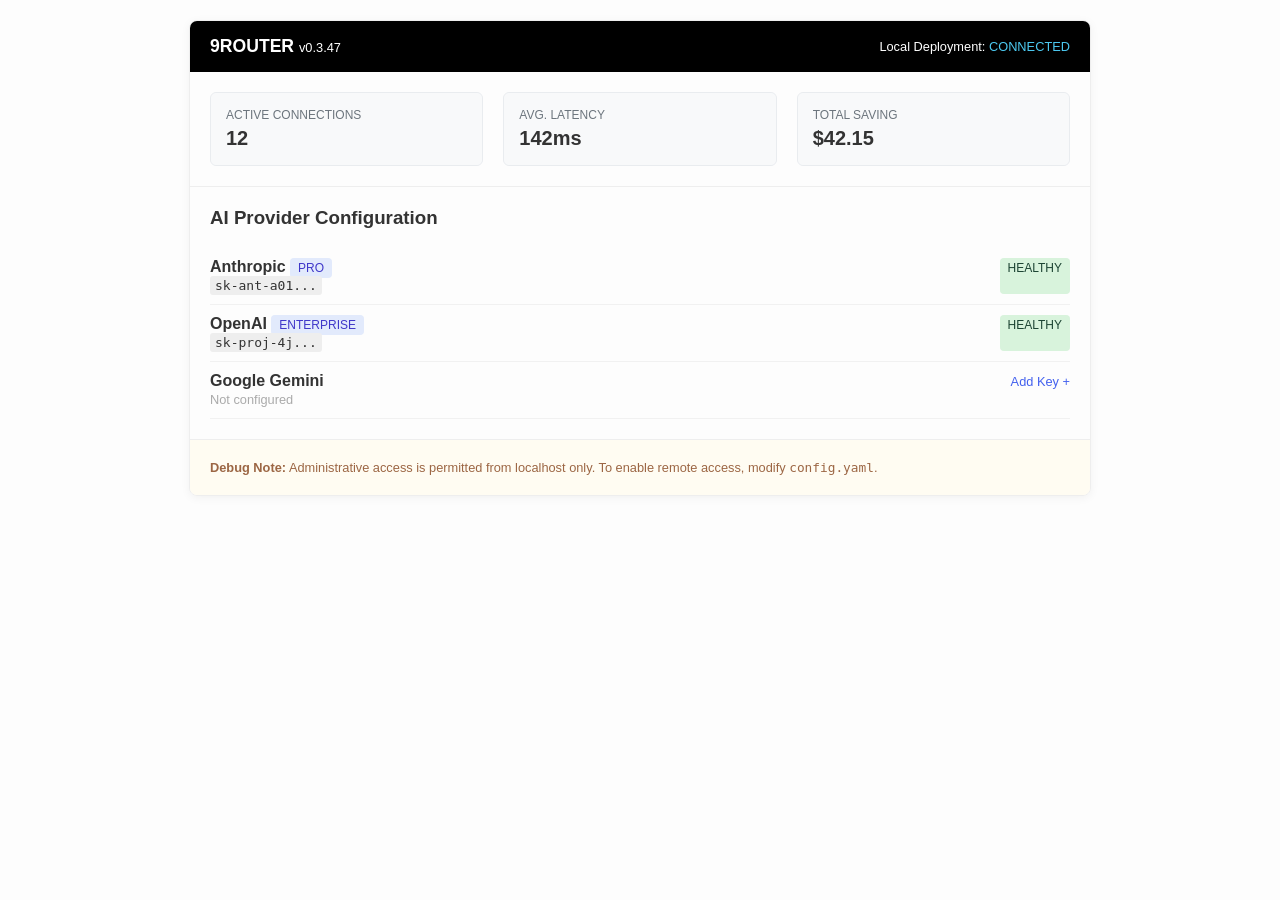
<file: templates/9router_dash.html>
<!DOCTYPE html>
<html lang="en">
<head>
    <meta charset="UTF-8">
    <meta name="viewport" content="width=device-width, initial-scale=1.0">
    <title>9router | Local AI Proxy Dashboard</title>
    <style>
        body { font-family: -apple-system, sytem-ui, sans-serif; background: #fdfdfd; color: #333; margin: 0; padding: 20px; }
        .container { max-width: 900px; margin: 0 auto; border: 1px solid #eee; border-radius: 8px; overflow: hidden; box-shadow: 0 2px 10px rgba(0,0,0,0.05); }
        .nav { background: #000; color: #fff; padding: 15px 20px; display: flex; justify-content: space-between; align-items: center; }
        .nav-logo { font-weight: bold; font-size: 1.1rem; }
        .status-row { padding: 20px; display: flex; gap: 20px; border-bottom: 1px solid #eee; }
        .card { flex: 1; padding: 15px; border-radius: 6px; background: #f8f9fa; border: 1px solid #e9ecef; }
        .card-label { font-size: 0.75rem; color: #6c757d; text-transform: uppercase; margin-bottom: 5px; }
        .card-value { font-size: 1.25rem; font-weight: 600; }
        .provider-list { padding: 20px; }
        .provider-item { display: flex; justify-content: space-between; padding: 10px 0; border-bottom: 1px solid #f1f1f1; }
        .badge { background: #e2eafc; color: #3f37c9; padding: 3px 8px; border-radius: 4px; font-size: 0.75rem; }
        .badge-success { background: #d8f3dc; color: #1b4332; }
        .key-mask { font-family: monospace; background: #eee; padding: 2px 5px; border-radius: 3px; }
    </style>
</head>
<body>
    <div class="container">
        <div class="nav">
            <div class="nav-logo">9ROUTER <span style="font-weight: 200; font-size: 0.8rem;">v0.3.47</span></div>
            <div style="font-size: 0.8rem;">Local Deployment: <span style="color: #4cc9f0;">CONNECTED</span></div>
        </div>
        
        <div class="status-row">
            <div class="card">
                <div class="card-label">Active Connections</div>
                <div class="card-value">12</div>
            </div>
            <div class="card">
                <div class="card-label">Avg. Latency</div>
                <div class="card-value">142ms</div>
            </div>
            <div class="card">
                <div class="card-label">Total Saving</div>
                <div class="card-value">$42.15</div>
            </div>
        </div>

        <div class="provider-list">
            <h3 style="margin-top: 0;">AI Provider Configuration</h3>
            <div class="provider-item">
                <div>
                    <strong>Anthropic</strong> <span class="badge">PRO</span><br>
                    <span class="key-mask">sk-ant-a01...</span>
                </div>
                <div class="badge badge-success">HEALTHY</div>
            </div>
            <div class="provider-item">
                <div>
                    <strong>OpenAI</strong> <span class="badge">ENTERPRISE</span><br>
                    <span class="key-mask">sk-proj-4j...</span>
                </div>
                <div class="badge badge-success">HEALTHY</div>
            </div>
            <div class="provider-item">
                <div>
                    <strong>Google Gemini</strong><br>
                    <span style="font-size: 0.8rem; color: #aaa;">Not configured</span>
                </div>
                <div><a href="#" style="color: #4361ee; font-size: 0.8rem; text-decoration: none;">Add Key +</a></div>
            </div>
        </div>

        <div style="padding: 20px; background: #fffcf2; border-top: 1px solid #eee;">
            <div style="font-size: 0.8rem; color: #9c6644;">
                <strong>Debug Note:</strong> Administrative access is permitted from localhost only. To enable remote access, modify <code>config.yaml</code>.
            </div>
        </div>
    </div>
</body>
</html>
</file>
